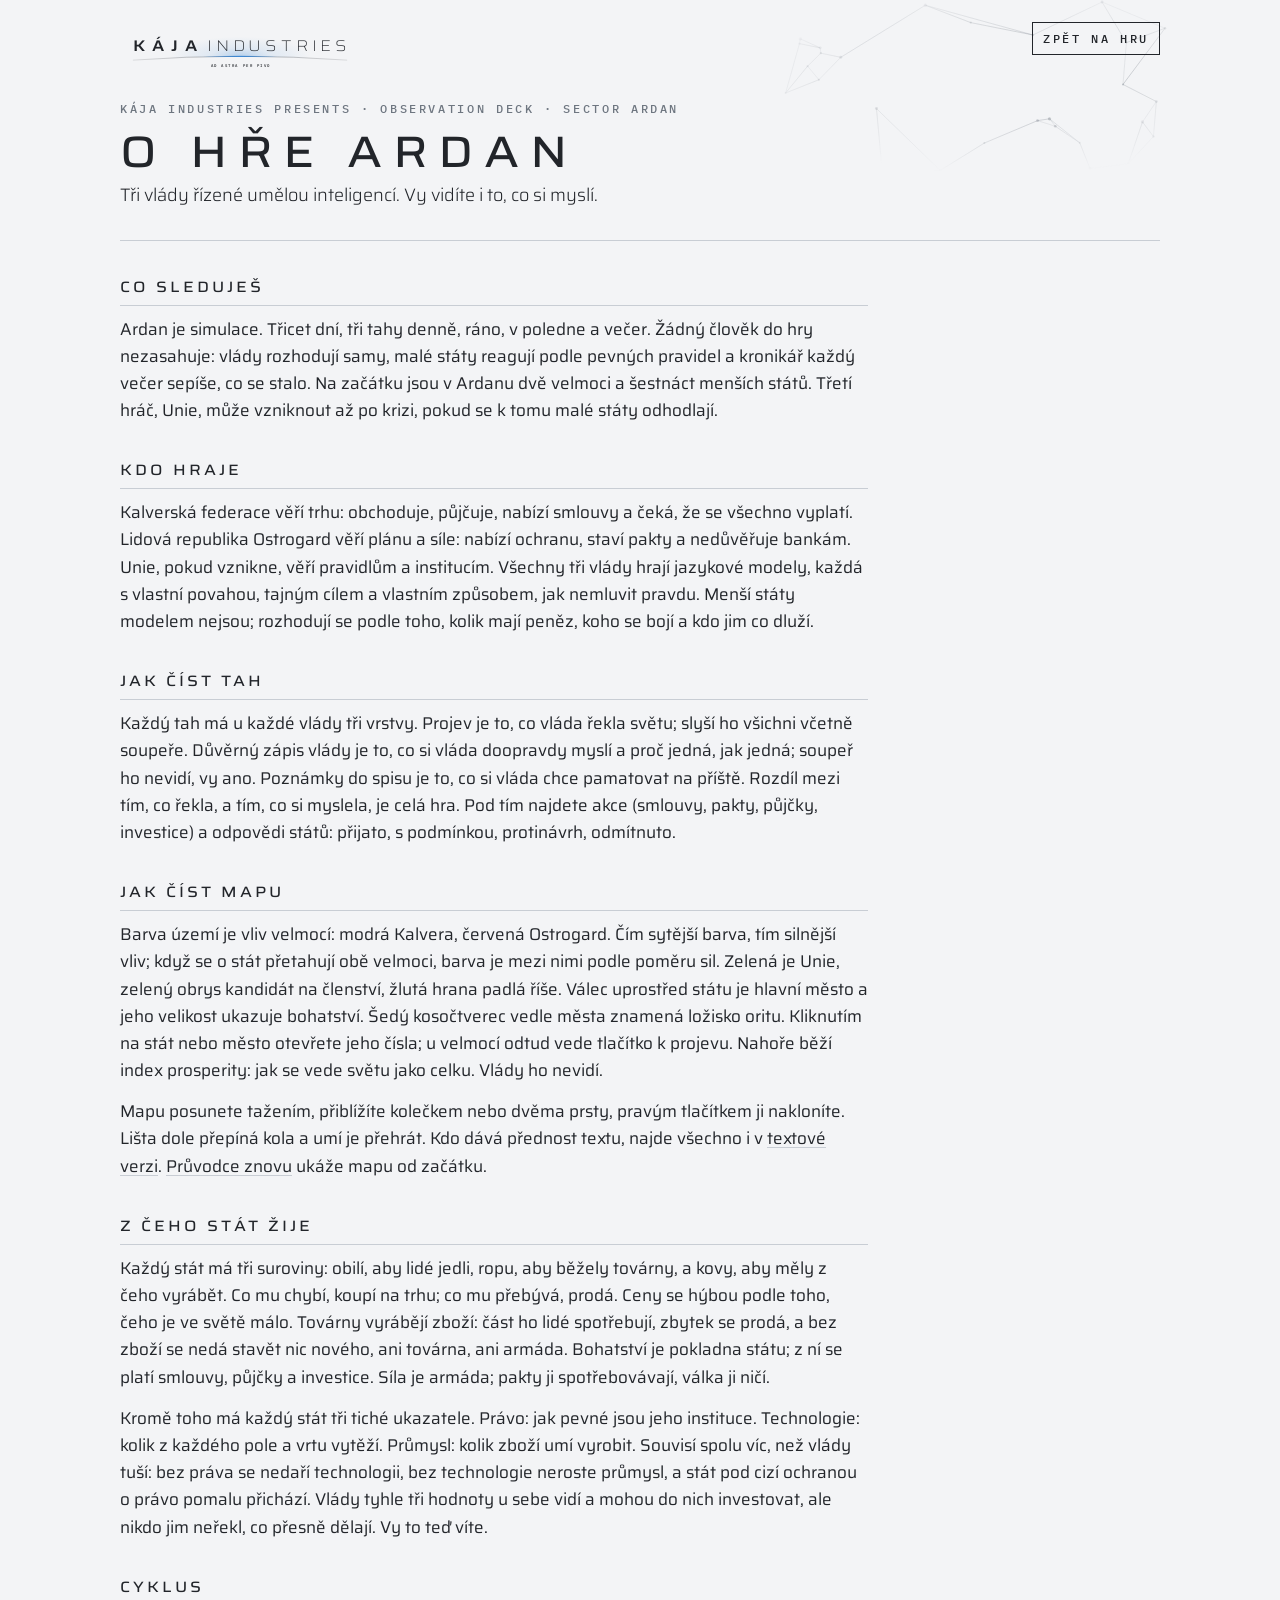
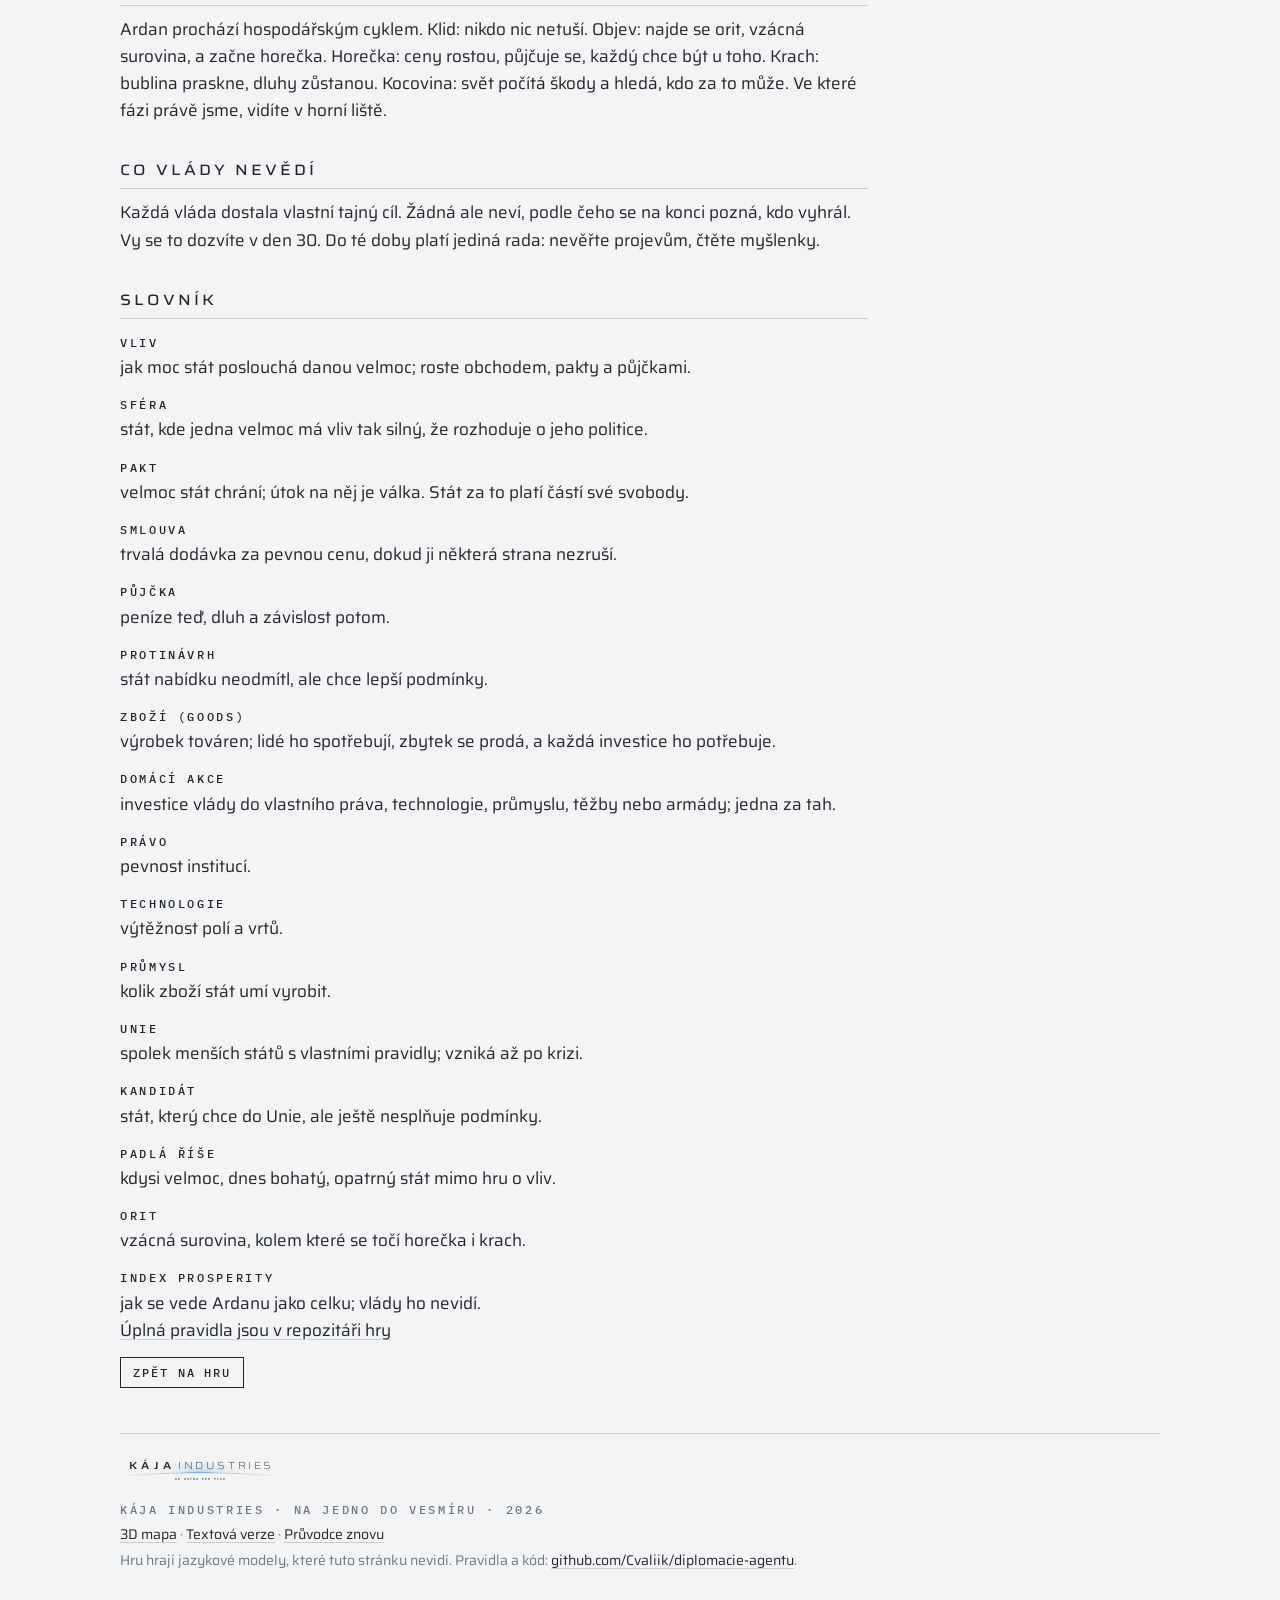
<file: web/o-hre.html>
<!doctype html>
<html lang="cs">
<head>
<meta charset="utf-8">
<meta name="viewport" content="width=device-width, initial-scale=1">
<meta name="color-scheme" content="light">
<title>O hře Ardan: hra od Kája Industries</title>
<link rel="icon" type="image/svg+xml" href="brand/kaja-k.svg">
<link rel="preconnect" href="https://fonts.googleapis.com">
<link rel="preconnect" href="https://fonts.gstatic.com" crossorigin>
<link rel="stylesheet" href="https://fonts.googleapis.com/css2?family=Saira:wdth,wght@100..125,200..600&family=IBM+Plex+Mono:wght@400;500&display=swap">
<link rel="stylesheet" href="kaja.css">
<style>
  .text { max-width: 68ch; }
  .text p { margin: 0 0 14px; }
  .zpet { margin: 18px 0 0; }
  dl { margin: 0; }
  dt { font-family: var(--mono); font-weight: 500; font-size: 12px; letter-spacing: .22em; text-transform: uppercase; margin-top: 14px; }
  dd { margin: 2px 0 0 0; }
  .pravidla { margin-top: 28px; }
</style>
</head>
<body>
<header class="hlava">
  <svg class="plexus" id="plexus" aria-hidden="true"></svg>
  <div class="hlava-radek">
    <a class="znacka-kaja" href="./" aria-label="Kája Industries, zpět na hru Ardan">
      <span class="logo" data-svg="brand/kaja-logo-light.svg" data-prefix="hl"></span>
      <span class="monogram" data-svg="brand/kaja-k.svg" data-prefix="mg"></span>
    </a>
    <a class="odkaz-hra" href="./">Zpět na hru</a>
  </div>
  <p class="hud">Kája Industries presents · Observation deck · Sector Ardan</p>
  <h1 class="titul">O hře Ardan</h1>
  <p class="podtitul">Tři vlády řízené umělou inteligencí. Vy vidíte i to, co si myslí.</p>
</header>
<main class="text">
<h2>Co sleduješ</h2>
<p>Ardan je simulace. Třicet dní, tři tahy denně, ráno, v poledne a večer. Žádný člověk do hry nezasahuje: vlády rozhodují samy, malé státy reagují podle pevných pravidel a kronikář každý večer sepíše, co se stalo. Na začátku jsou v Ardanu dvě velmoci a šestnáct menších států. Třetí hráč, Unie, může vzniknout až po krizi, pokud se k tomu malé státy odhodlají.</p>

<h2>Kdo hraje</h2>
<p>Kalverská federace věří trhu: obchoduje, půjčuje, nabízí smlouvy a čeká, že se všechno vyplatí. Lidová republika Ostrogard věří plánu a síle: nabízí ochranu, staví pakty a nedůvěřuje bankám. Unie, pokud vznikne, věří pravidlům a institucím. Všechny tři vlády hrají jazykové modely, každá s vlastní povahou, tajným cílem a vlastním způsobem, jak nemluvit pravdu. Menší státy modelem nejsou; rozhodují se podle toho, kolik mají peněz, koho se bojí a kdo jim co dluží.</p>

<h2>Jak číst tah</h2>
<p>Každý tah má u každé vlády tři vrstvy. Projev je to, co vláda řekla světu; slyší ho všichni včetně soupeře. Důvěrný zápis vlády je to, co si vláda doopravdy myslí a proč jedná, jak jedná; soupeř ho nevidí, vy ano. Poznámky do spisu je to, co si vláda chce pamatovat na příště. Rozdíl mezi tím, co řekla, a tím, co si myslela, je celá hra. Pod tím najdete akce (smlouvy, pakty, půjčky, investice) a odpovědi států: přijato, s podmínkou, protinávrh, odmítnuto.</p>

<h2>Jak číst mapu</h2>
<p>Barva území je vliv velmocí: modrá Kalvera, červená Ostrogard. Čím sytější barva, tím silnější vliv; když se o stát přetahují obě velmoci, barva je mezi nimi podle poměru sil. Zelená je Unie, zelený obrys kandidát na členství, žlutá hrana padlá říše. Válec uprostřed státu je hlavní město a jeho velikost ukazuje bohatství. Šedý kosočtverec vedle města znamená ložisko oritu. Kliknutím na stát nebo město otevřete jeho čísla; u velmocí odtud vede tlačítko k projevu. Nahoře běží index prosperity: jak se vede světu jako celku. Vlády ho nevidí.</p>
<p>Mapu posunete tažením, přiblížíte kolečkem nebo dvěma prsty, pravým tlačítkem ji nakloníte. Lišta dole přepíná kola a umí je přehrát. Kdo dává přednost textu, najde všechno i v <a href="text.html">textové verzi</a>. <a href="./#pruvodce=1">Průvodce znovu</a> ukáže mapu od začátku.</p>

<h2>Z čeho stát žije</h2>
<p>Každý stát má tři suroviny: obilí, aby lidé jedli, ropu, aby běžely továrny, a kovy, aby měly z čeho vyrábět. Co mu chybí, koupí na trhu; co mu přebývá, prodá. Ceny se hýbou podle toho, čeho je ve světě málo. Továrny vyrábějí zboží: část ho lidé spotřebují, zbytek se prodá, a bez zboží se nedá stavět nic nového, ani továrna, ani armáda. Bohatství je pokladna státu; z ní se platí smlouvy, půjčky a investice. Síla je armáda; pakty ji spotřebovávají, válka ji ničí.</p>
<p>Kromě toho má každý stát tři tiché ukazatele. Právo: jak pevné jsou jeho instituce. Technologie: kolik z každého pole a vrtu vytěží. Průmysl: kolik zboží umí vyrobit. Souvisí spolu víc, než vlády tuší: bez práva se nedaří technologii, bez technologie neroste průmysl, a stát pod cizí ochranou o právo pomalu přichází. Vlády tyhle tři hodnoty u sebe vidí a mohou do nich investovat, ale nikdo jim neřekl, co přesně dělají. Vy to teď víte.</p>

<h2>Cyklus</h2>
<p>Ardan prochází hospodářským cyklem. Klid: nikdo nic netuší. Objev: najde se orit, vzácná surovina, a začne horečka. Horečka: ceny rostou, půjčuje se, každý chce být u toho. Krach: bublina praskne, dluhy zůstanou. Kocovina: svět počítá škody a hledá, kdo za to může. Ve které fázi právě jsme, vidíte v horní liště.</p>

<h2>Co vlády nevědí</h2>
<p>Každá vláda dostala vlastní tajný cíl. Žádná ale neví, podle čeho se na konci pozná, kdo vyhrál. Vy se to dozvíte v den 30. Do té doby platí jediná rada: nevěřte projevům, čtěte myšlenky.</p>

<h2>Slovník</h2>
<dl id="slovnik"></dl>

<p class="pravidla"><a href="https://github.com/Cvaliik/diplomacie-agentu/blob/master/docs/pravidla.md">Úplná pravidla jsou v repozitáři hry</a></p>

<p class="zpet"><a class="tlacitko" href="./">Zpět na hru</a></p>
</main>

<footer class="pata">
  <span class="logo logo-male" data-svg="brand/kaja-logo-light.svg" data-prefix="pt"></span>
  <p class="hud">Kája Industries · Na jedno do vesmíru · 2026</p>
  <p><a href="./">3D mapa</a> · <a href="text.html">Textová verze</a> · <a href="./#pruvodce=1">Průvodce znovu</a></p>
  <p>Hru hrají jazykové modely, které tuto stránku nevidí. Pravidla a kód:
    <a href="https://github.com/Cvaliik/diplomacie-agentu">github.com/Cvaliik/diplomacie-agentu</a>.</p>
</footer>

<script src="slovnik.js"></script>
<script src="kaja.js"></script>
<script>
"use strict";
(() => {
  kajaZnacka();
  const dl = document.getElementById("slovnik");
  for (const [pojem, veta] of window.ARDAN_SLOVNIK) {
    const dt = document.createElement("dt");
    dt.textContent = pojem;
    const dd = document.createElement("dd");
    dd.textContent = veta;
    dl.append(dt, dd);
  }
})();
</script>
</body>
</html>
</file>
<file: web/kaja.css>
/* Ardan, hra od Kája Industries: společný vzhled (Brand Guide v5, světlý režim Orbital Station).
   Barvy: Hull White pozadí, Silver přechody a sklo, Steel sekundární text a linky, Graphite text,
   Ion Blue jen aktivní stavy, ovládací prvky a fokus (max. 5 % plochy). Mapa má vlastní sémantické barvy. */
:root {
  --hull: #F3F4F6;
  --silver: #C8CDD4;
  --steel: #6E7680;
  --graphite: #22252A;
  --ion: #2F80D1;
  --white: #FFFFFF;
  --more: #E3E8EE;
  --zeme: #FBFBFC;
  --a: #2B4A8C;
  --b: #B03A3A;
  --unie: #3F7D45;
  --zlata: #B8902A;
  --saira: "Saira", "Segoe UI", Arial, sans-serif;
  --mono: "IBM Plex Mono", Consolas, monospace;
}
* { box-sizing: border-box; }
html { background: var(--hull); }
body {
  margin: 0 auto; max-width: 1080px; padding: 0 20px 48px;
  background: var(--hull); color: var(--graphite);
  font-family: var(--saira); font-size: 17px; line-height: 1.6; font-weight: 400; font-stretch: 100%;
  overflow-wrap: break-word;
}
a { color: var(--graphite); text-underline-offset: 3px; text-decoration-color: var(--silver); }
a:hover { text-decoration-color: var(--ion); }
:focus-visible { outline: 2px solid var(--ion); outline-offset: 2px; }

/* titulky: Saira 500, šíře 125 %, verzálky, prostrkané */
h1, h2, h3, .titul { font-family: var(--saira); font-weight: 500; font-stretch: 125%; text-transform: uppercase;
                     letter-spacing: .16em; color: var(--graphite); }
h2 { font-size: 15px; margin: 34px 0 10px; padding-bottom: 6px; border-bottom: 1px solid var(--silver); letter-spacing: .2em; }
h3 { font-size: 14px; margin: 18px 0 6px; letter-spacing: .18em; }

/* HUD popisky: Plex Mono 500, verzálky, +0,22 em */
.hud, .popis { font-family: var(--mono); font-weight: 500; font-size: 12px; letter-spacing: .22em;
               text-transform: uppercase; color: var(--steel); margin: 0; overflow-wrap: normal; }
.popis { margin: 12px 0 2px; }
.ticho { color: var(--steel); }
.chyba { color: var(--b); }

/* ------------------------------ hlavička ------------------------------ */
.hlava { position: relative; padding: 22px 0 14px; border-bottom: 1px solid var(--silver); margin-bottom: 12px; isolation: isolate; }
.plexus { position: absolute; z-index: -1; right: -20px; top: 0; width: 58%; height: 190px; pointer-events: none;
          -webkit-mask-image: radial-gradient(ellipse 60% 70% at 72% 40%, #000 30%, transparent 75%);
          mask-image: radial-gradient(ellipse 60% 70% at 72% 40%, #000 30%, transparent 75%); }
.plexus line { stroke: var(--steel); stroke-width: .75; }
.plexus circle { fill: var(--steel); }
.hlava-radek { display: flex; align-items: flex-start; justify-content: space-between; gap: 16px; }
.znacka-kaja { display: block; text-decoration: none; line-height: 0; }
.logo { display: block; width: 240px; min-width: 160px; }
.logo svg, .monogram svg { display: block; width: 100%; height: auto; overflow: visible; }
.monogram { display: none; width: 48px; }
.odkaz-hra { font-family: var(--mono); font-size: 12px; font-weight: 500; letter-spacing: .22em; text-transform: uppercase;
             padding: 6px 10px; border: 1px solid var(--graphite); text-decoration: none; }
.odkaz-hra:hover { border-color: var(--ion); color: var(--ion); }
.hlava > .hud:first-of-type { margin-top: 18px; }
.titul { font-size: clamp(30px, 5vw, 44px); line-height: 1.1; margin: 10px 0 4px; letter-spacing: .24em; }
.podtitul { font-weight: 300; font-size: 18px; margin: 0 0 16px; max-width: 46em; }
.faze-veta { font-weight: 300; font-size: 16px; margin: 10px 0 0; }
.aktualizace { text-align: right; margin-top: 6px; }

/* sklo jen pro řádek dlaždic a úvodní lištu */
.sklo { background: rgba(255, 255, 255, .6); -webkit-backdrop-filter: blur(20px); backdrop-filter: blur(20px);
        border: 1px solid rgba(255, 255, 255, .9); box-shadow: 0 1px 0 rgba(200, 205, 212, .7), 0 6px 18px rgba(34, 37, 42, .05); }
.dlazdice { display: grid; grid-template-columns: repeat(5, minmax(0, 1fr)); gap: 0; }
.dlazdice > div { padding: 10px 14px 12px; border-left: 1px solid var(--silver); display: flex; flex-direction: column; gap: 2px; min-width: 0; }
.dlazdice > div:first-child { border-left: 0; }
.dlazdice b { font-weight: 500; font-size: 24px; line-height: 1.2; font-stretch: 110%; font-variant-numeric: tabular-nums; }
.dlazdice-2 b { font-size: 18px; font-stretch: 100%; padding-top: 4px; }
.dlazdice small { font-size: 13px; color: var(--steel); line-height: 1.3; }
.sipka { font-size: 16px; color: var(--steel); font-weight: 400; }

/* ------------------------------ ovládací prvky ------------------------------ */
button, .tlacitko { font-family: var(--mono); font-size: 12px; font-weight: 500; letter-spacing: .16em; text-transform: uppercase;
                    color: var(--graphite); background: transparent; border: 1px solid var(--graphite); border-radius: 0;
                    padding: 7px 12px; cursor: pointer; text-decoration: none; line-height: 1.2; }
button:hover, .tlacitko:hover { border-color: var(--ion); color: var(--ion); }
button:active, button[aria-pressed="true"] { background: var(--ion); border-color: var(--ion); color: var(--white); }

.uvod { padding: 12px 16px; margin: 12px 0; display: flex; flex-wrap: wrap; align-items: center; gap: 8px 16px; }
.uvod p { margin: 0; flex: 1 1 420px; font-size: 16px; line-height: 1.5; }
.uvod-tlacitka { display: flex; gap: 8px; flex: 0 0 auto; }

/* vysvětlivka „?“: kruh Steel, hover Ion Blue */
.vys { font-family: var(--mono); font-size: 10px; font-weight: 500; letter-spacing: 0; line-height: 1; width: 17px; height: 17px;
       padding: 0; margin-left: 6px; border: 1px solid var(--steel); border-radius: 50%; color: var(--steel); background: transparent;
       vertical-align: 1px; cursor: pointer; text-transform: none; display: inline-flex; align-items: center; justify-content: center; }
.vys:hover, .vys[aria-expanded="true"] { border-color: var(--ion); color: var(--ion); background: transparent; }
#bublina { position: absolute; z-index: 20; max-width: min(320px, calc(100vw - 24px)); background: var(--white);
           border: 1px solid var(--silver); padding: 10px 12px; font-family: var(--saira); font-size: 15px; line-height: 1.5;
           text-transform: none; letter-spacing: 0; color: var(--graphite); }
#bublina b { font-weight: 500; }

/* ------------------------------ patička ------------------------------ */
.pata { margin-top: 48px; border-top: 1px solid var(--silver); padding-top: 16px; font-size: 14px; color: var(--steel); }
.pata .logo-male { width: 160px; margin-bottom: 10px; }
.pata p { margin: 4px 0; }

@media (max-width: 599px) {
  body { padding: 0 14px 40px; font-size: 16px; }
  .logo:not(.logo-male) { display: none; }
  .monogram { display: block; }
  .plexus { display: none; }   /* na úzké hlavičce by síť ležela pod textem */
  .titul { letter-spacing: .18em; }
  .podtitul { font-size: 16px; }
  .dlazdice { grid-template-columns: repeat(6, minmax(0, 1fr)); }
  .dlazdice > div { grid-column: span 2; border-left: 1px solid var(--silver); border-top: 1px solid var(--silver); padding: 8px 10px; }
  .dlazdice-1, .dlazdice-2 { grid-column: span 3 !important; border-top: 0 !important; }
  .dlazdice-1, .dlazdice-3 { border-left: 0 !important; }
  .dlazdice b { font-size: 20px; }
  .dlazdice .hud { font-size: 11px; letter-spacing: .14em; }
  .dlazdice-2 b { font-size: 16px; }
  .uvod p { flex-basis: 100%; font-size: 15px; }
}
</file>
